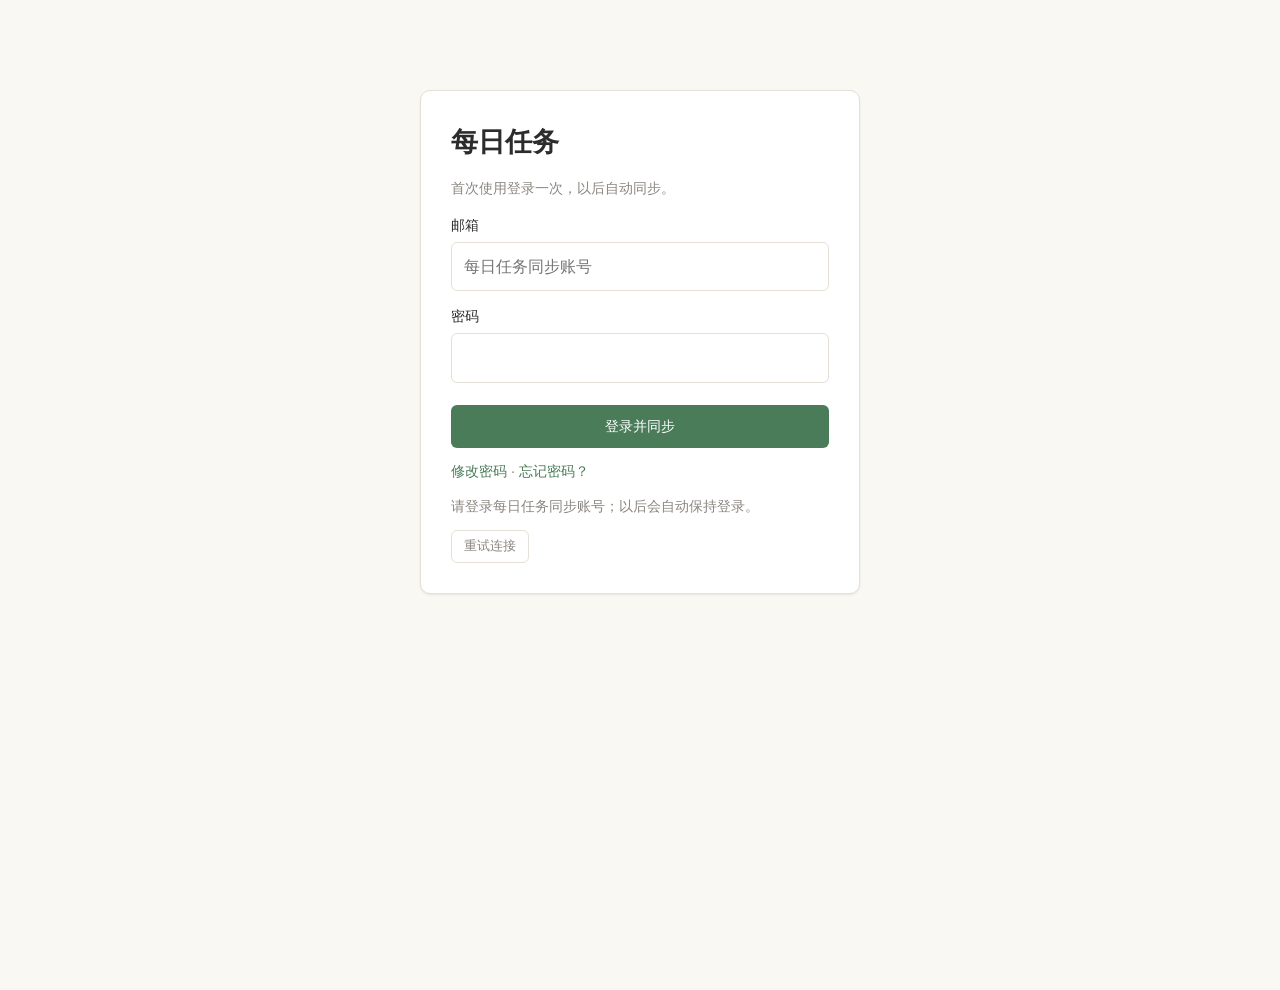
<file: index.html>
<!DOCTYPE html>
<html lang="zh-CN">
<head>
<meta charset="UTF-8">
<meta name="viewport" content="width=device-width, initial-scale=1.0">
<meta name="daily-ui-version" content="3">
<title>每日任务</title>
<link rel="stylesheet" href="https://miaoda.feishu.cn/fonts/css2?family=Noto+Serif+SC:wght@400;600;700;900&family=Noto+Sans+SC:wght@300;400;500;700&display=swap">
<link rel="stylesheet" href="style.css?v=cfdf697ea65b">
<link rel="stylesheet" href="cloud.css?v=cea0d1df8b51">
<link rel="stylesheet" href="account.css?v=56ca3b44415b"><script id="account-recovery-redirect">
(function(){var h=new URLSearchParams(location.hash.slice(1)),q=new URLSearchParams(location.search);
if(h.get('type')==='recovery'||h.has('error')||h.has('error_code')||q.has('error')||q.has('error_code')){
window.__ACCOUNT_REDIRECT__=true;document.documentElement.style.visibility='hidden';
location.replace(new URL('account.html',location.href).pathname+location.search+location.hash);
}})();
</script></head>
<body>
<section id="cloud-auth" class="cloud-auth" aria-labelledby="cloud-auth-title">
  <h1 id="cloud-auth-title">每日任务</h1>
  <p>首次使用登录一次，以后自动同步。</p>
  <form id="cloud-login-form">
    <label for="cloud-email">邮箱</label>
    <input id="cloud-email" type="email" autocomplete="username" placeholder="每日任务同步账号" required>
    <label for="cloud-password">密码</label>
    <input id="cloud-password" type="password" autocomplete="current-password" required>
    <button class="add-task-btn" type="submit">登录并同步</button>
  </form>
  <p class="account-links"><a class="account-link" id="change-password-link" href="account.html" target="_blank" rel="noopener">修改密码</a> · <a class="account-link" id="forgot-password-link" href="account.html?mode=forgot">忘记密码？</a></p>
  <p id="cloud-auth-message" role="status" aria-live="polite">正在恢复登录状态…</p>
  <button id="cloud-retry" type="button" class="history-today-btn">重试连接</button>
</section>
<div id="daily-app" hidden>

<div class="app-container">
  <header class="app-header">
    <h1 class="app-title">每日任务</h1>
    <div style="display:flex;align-items:center;gap:8px;">
      <nav class="nav-tabs">
        <button class="nav-tab active" data-route="today">待办</button>
        <button class="nav-tab" data-route="monthly">每月</button>
        <button class="nav-tab" data-route="stats">签到</button>
      </nav>
      <button class="data-btn" id="data-btn" title="数据备份与恢复">
        <svg viewBox="0 0 24 24" width="16" height="16" stroke="currentColor" stroke-width="2" fill="none" stroke-linecap="round" stroke-linejoin="round"><ellipse cx="12" cy="5" rx="9" ry="3"></ellipse><path d="M21 12c0 1.66-4 3-9 3s-9-1.34-9-3"></path><path d="M3 5v14c0 1.66 4 3 9 3s9-1.34 9-3V5"></path></svg>
      </button>
    </div>
  </header>
  <div class="cloud-toolbar">
    <span id="cloud-account"></span>
    <span id="cloud-status" role="status" aria-live="polite">正在连接…</span>
    <button id="cloud-sync-now" type="button" class="history-today-btn">同步</button>
    <button id="cloud-sign-out" type="button" class="history-today-btn">退出</button>
  </div>

  <div class="data-panel" id="data-panel" style="display:none;">
    <div class="data-panel-title">数据管理</div>
    <div class="data-panel-desc">任务会自动保存到本机并同步至云端。首次迁移：在原网页导出 JSON，再在这里导入；备份文件无需上传 GitHub。</div>
    <div class="data-panel-actions">
      <button class="data-panel-btn" id="export-btn">
        <svg viewBox="0 0 24 24" width="14" height="14" stroke="currentColor" stroke-width="2" fill="none" stroke-linecap="round" stroke-linejoin="round"><path d="M21 15v4a2 2 0 0 1-2 2H5a2 2 0 0 1-2-2v-4"></path><polyline points="7 10 12 15 17 10"></polyline><line x1="12" y1="15" x2="12" y2="3"></line></svg>
        导出备份
      </button>
      <button class="data-panel-btn" id="import-btn">
        <svg viewBox="0 0 24 24" width="14" height="14" stroke="currentColor" stroke-width="2" fill="none" stroke-linecap="round" stroke-linejoin="round"><path d="M21 15v4a2 2 0 0 1-2 2H5a2 2 0 0 1-2-2v-4"></path><polyline points="17 8 12 3 7 8"></polyline><line x1="12" y1="3" x2="12" y2="15"></line></svg>
        导入恢复
      </button>
      <button class="data-panel-btn data-panel-btn-danger" id="clear-btn">
        <svg viewBox="0 0 24 24" width="14" height="14" stroke="currentColor" stroke-width="2" fill="none" stroke-linecap="round" stroke-linejoin="round"><polyline points="3 6 5 6 21 6"></polyline><path d="M19 6v14a2 2 0 0 1-2 2H7a2 2 0 0 1-2-2V6m3 0V4a2 2 0 0 1 2-2h4a2 2 0 0 1 2 2v2"></path></svg>
        清空数据
      </button>
    </div>
    <input type="file" id="import-file" accept=".json" style="display:none;">
  </div>

  <!-- 待办：临时任务与无日期计划 -->
  <section class="view active" id="view-today">
    <div class="today-header">
      <h2 class="today-title">待办</h2>
      <p class="today-description">临时插入的事，现在处理；有空再做的事，留在计划里。</p>
      <div class="today-date-line"><span id="today-date"></span><span id="today-weekday"></span></div>
      <div class="today-progress-bar"><div class="today-progress-fill" id="today-progress-fill" style="width:0%"></div></div>
      <div class="today-progress-text" id="today-progress-text">还没有任务，添加一个开始吧</div>
    </div>
    <div class="today-todo-columns">
      <section class="today-todo-panel" aria-labelledby="scheduled-title">
        <div class="planned-heading"><h2 class="section-title" id="scheduled-title">临时任务</h2><span id="temporary-task-count" aria-live="polite"></span></div>
        <p class="today-todo-note">默认安排在今天，自动加入每月任务并优先显示</p>
        <form class="add-task-form" id="add-temporary-form">
          <input type="text" class="add-task-input" id="add-temporary-input" aria-label="新增临时任务" placeholder="记下临时要处理的事" maxlength="50" required>
          <button type="submit" class="add-task-btn">添加</button>
        </form>
        <ul class="task-list" id="today-scheduled-list"></ul>
      </section>
      <section class="today-todo-panel planned-panel" aria-labelledby="planned-title">
        <div class="planned-heading"><h2 class="section-title" id="planned-title">计划待办</h2><span id="planned-task-count" aria-live="polite"></span></div>
        <p class="today-todo-note">不设日期，有空再做</p>
        <form class="add-task-form" id="add-planned-form">
          <input type="text" class="add-task-input" id="add-planned-input" aria-label="新增计划待办" placeholder="记下之后想做的事" maxlength="50" required>
          <button type="submit" class="add-task-btn">添加</button>
        </form>
        <ul class="task-list" id="planned-task-list"></ul>
      </section>
    </div>
    <h2 class="section-title">其他逾期任务</h2><ul class="task-list" id="today-overdue-list"></ul>
  </section>

  <!-- 每月 -->
  <section class="view" id="view-monthly">
    <div class="monthly-header">
      <div class="monthly-title-large">每月任务</div>
      <div class="month-nav">
        <button class="month-nav-btn" id="prev-month-btn" aria-label="向上翻一周" title="向上翻一周">
          <svg viewBox="0 0 24 24"><polyline points="18 15 12 9 6 15"></polyline></svg>
        </button>
        <button type="button" class="history-today-btn" id="calendar-today-btn">回到今天</button><span class="month-label" id="month-label" title="点击回到今天" style="cursor:pointer;"></span>
        <button class="month-nav-btn" id="next-month-btn" aria-label="向下翻一周" title="向下翻一周">
          <svg viewBox="0 0 24 24"><polyline points="6 9 12 15 18 9"></polyline></svg>
        </button>
      </div>
    </div>

    <div class="monthly-layout-new">
      <!-- 左上：日历 -->
      <div class="monthly-panel calendar-panel">
        <div class="calendar-with-weeks" id="calendar-with-weeks"></div>
      </div>

      <!-- 添加任务（日历下方） -->
      <div class="add-form-panel"><div id="add-date-label" class="monthly-panel-subtitle"></div>
        <form class="add-task-form" id="add-monthly-form" style="flex-wrap:wrap;margin-bottom:0;">
          <input type="text" class="add-task-input" id="add-monthly-input" placeholder="添加任务到当前选中的日期" maxlength="50">
          <div class="tag-selector-wrap">
            <button type="button" class="tag-selector-btn" id="tag-selector-btn">
              <span class="tag-selector-label">无标签</span>
              <svg viewBox="0 0 24 24" width="12" height="12" stroke="currentColor" stroke-width="2" fill="none"><polyline points="6 9 12 15 18 9"></polyline></svg>
            </button>
            <button type="button" class="tag-manage-btn" id="tag-manage-btn" title="管理标签">
              <svg viewBox="0 0 24 24" width="14" height="14" stroke="currentColor" stroke-width="2" fill="none"><circle cx="12" cy="12" r="3"></circle><path d="M19.4 15a1.65 1.65 0 0 0 .33 1.82l.06.06a2 2 0 0 1-2.83 2.83l-.06-.06a1.65 1.65 0 0 0-1.82-.33 1.65 1.65 0 0 0-1 1.51V21a2 2 0 0 1-4 0v-.09A1.65 1.65 0 0 0 9 19.4a1.65 1.65 0 0 0-1.82.33l-.06.06a2 2 0 0 1-2.83-2.83l.06-.06a1.65 1.65 0 0 0 .33-1.82 1.65 1.65 0 0 0-1.51-1H3a2 2 0 0 1 0-4h.09A1.65 1.65 0 0 0 4.6 9a1.65 1.65 0 0 0-.33-1.82l-.06-.06a2 2 0 0 1 2.83-2.83l.06.06a1.65 1.65 0 0 0 1.82.33H9a1.65 1.65 0 0 0 1-1.51V3a2 2 0 0 1 4 0v.09a1.65 1.65 0 0 0 1 1.51 1.65 1.65 0 0 0 1.82-.33l.06-.06a2 2 0 0 1 2.83 2.83l-.06.06a1.65 1.65 0 0 0-.33 1.82V9a1.65 1.65 0 0 0 1.51 1H21a2 2 0 0 1 0 4h-.09a1.65 1.65 0 0 0-1.51 1z"></path></svg>
            </button>
            <div class="tag-dropdown" id="tag-dropdown" style="display:none;"></div>
            <div class="tag-manage-panel" id="tag-manage-panel" style="display:none;"></div>
          </div>
          <button type="submit" class="add-task-btn">添加</button>
        </form>
      </div>

      <!-- 左下：某天任务 -->
      <div class="monthly-panel day-panel">
        <div class="monthly-panel-title" id="day-panel-title">当天任务</div>
        <div class="monthly-panel-subtitle" id="day-panel-subtitle"></div>
        <ul class="task-list" id="monthly-task-list" style="margin-bottom:0;"></ul>
      </div>

      <!-- 右侧：周任务（跨两行） -->
      <div class="monthly-panel week-panel">
        <div class="monthly-panel-title" id="week-panel-title">本周任务</div>
        <div class="monthly-panel-subtitle" id="week-panel-subtitle"></div>
        <ul class="task-list" id="week-task-list" style="margin-bottom:0;"></ul>
      </div>
    </div>

    <div class="calendar-color-legend" aria-label="日期颜色说明">
      <span><i style="background:#FFFBEB" aria-hidden="true"></i>作业未全部完成（左侧）</span>
      <span><i style="background:#F0FAF0" aria-hidden="true"></i>作业全部完成（左侧）</span>
      <span><i style="background:#FFF0F0" aria-hidden="true"></i>考试未全部完成（右侧）</span>
      <span><i style="background:#F0F5FF" aria-hidden="true"></i>考试全部完成（右侧）</span>
    </div>
    <div class="monthly-hint">每个圆点代表一项任务，颜色跟随标签；无标签为灰色，临时任务不显示圆点。日历保留记过任务的日期，可上下滚动查看；点击日期查看当天任务，添加的任务归到所选日期。</div>
  </section>

  <!-- 签到：仅统计每日习惯 -->
  <section class="view" id="view-stats">
    <div class="stats-header">
      <h2 class="stats-title">签到</h2>
      <div class="month-nav">
        <button class="month-nav-btn" id="prev-month-stats" aria-label="上一月">
          <svg viewBox="0 0 24 24"><polyline points="15 18 9 12 15 6"></polyline></svg>
        </button>
        <span class="month-label" id="stats-month-label"></span>
        <button class="month-nav-btn" id="next-month-stats" aria-label="下一月">
          <svg viewBox="0 0 24 24"><polyline points="9 18 15 12 9 6"></polyline></svg>
        </button>
      </div>
    </div>
    <div class="checkin-layout">
      <section class="checkin-trend" aria-labelledby="habit-trend-title">
        <div class="checkin-card-header">
          <div><h3 class="section-title" id="habit-trend-title">习惯完成趋势</h3><p class="checkin-note">每天完成的每日习惯数量</p></div>
          <span class="checkin-unit">单位：项</span>
        </div>
        <div class="stats-overview" id="stats-overview"></div>
        <div class="habit-chart" id="habit-chart" aria-label="本月每日习惯完成数量柱状图"></div>
        <p class="habit-chart-detail" id="habit-chart-detail"></p>
        <details class="habit-breakdown">
          <summary>各习惯本月完成情况</summary>
          <div id="task-stats-list"></div>
        </details>
      </section>
      <section class="habit-manager" aria-labelledby="habit-manager-title">
        <div class="checkin-card-header"><h3 class="section-title" id="habit-manager-title">管理每日习惯</h3><span class="checkin-note" id="habit-manager-count"></span></div>
        <p class="checkin-note habit-manager-note">添加、修改或调整顺序。删除后不再每日出现，历史打卡仍保留。</p>
        <form class="add-task-form" id="add-task-form">
          <input type="text" class="add-task-input" id="add-task-input" aria-label="新增每日习惯" placeholder="添加每日习惯，例如：阅读30分钟" maxlength="50" required>
          <button type="submit" class="add-task-btn">添加</button>
        </form>
        <ul class="task-list" id="task-list"></ul>
      </section>
      <aside class="checkin-daily" aria-label="签到记录与日常任务">
        <section class="heatmap-section" aria-labelledby="checkin-heatmap-title">
          <div class="checkin-card-header"><h3 class="section-title" id="checkin-heatmap-title">签到记录</h3><span class="checkin-note" id="heatmap-range"></span></div>
          <div class="heatmap-grid" id="heatmap-grid" aria-label="本月签到热力图"></div>
          <div class="heatmap-legend" aria-label="颜色越深，完成的习惯越多">
            <span>少</span>
            <span class="heatmap-legend-cell"></span>
            <span class="heatmap-legend-cell level-1"></span>
            <span class="heatmap-legend-cell level-2"></span>
            <span class="heatmap-legend-cell level-3"></span>
            <span class="heatmap-legend-cell level-4"></span>
            <span>多</span>
          </div>
        </section>
        <section class="history-section" aria-labelledby="checkin-habits-title">
          <h3 class="section-title" id="checkin-habits-title">日常任务</h3>
          <div class="history-date-row">
            <input type="date" class="history-date-input" id="history-date-input" aria-label="选择签到日期">
            <button type="button" class="history-today-btn" id="history-today-btn">今天</button>
          </div>
          <div class="history-summary" id="history-summary" role="status" aria-live="polite"></div>
          <ul class="task-list checkin-habits" id="history-task-list"></ul>
          <p class="history-hint">点击热力图或柱状图切换日期，可补签或取消完成。</p>
        </section>
      </aside>
    </div>
  </section>
</div>

<div class="save-bar"><span id="save-status" role="status" aria-live="polite">正在读取云端记录</span><button id="undo-btn" class="history-today-btn" hidden>撤销上次删除／归档</button></div><dialog id="copy-dialog" class="copy-dialog" aria-labelledby="copy-title" aria-describedby="copy-note">
  <form id="copy-form">
    <h2 id="copy-title">复制任务</h2>
    <p id="copy-task-name" class="copy-name"></p>
    <p id="copy-note" class="copy-note"></p>
    <div class="copy-date-heading"><span>目标日期 · 可多选</span><div class="copy-shortcuts">
      <button type="button" data-copy-offset="0">今天</button>
      <button type="button" data-copy-offset="1">明天</button>
      <button type="button" data-copy-offset="7">一周后</button>
    </div></div>
    <div class="copy-calendar-panel">
      <div class="copy-calendar-toolbar">
        <button id="copy-prev-month" type="button" aria-label="复制日历上个月">‹</button>
        <span id="copy-month-label" aria-live="polite"></span>
        <button id="copy-next-month" type="button" aria-label="复制日历下个月">›</button>
      </div>
      <div class="copy-weekdays" aria-hidden="true"><span>一</span><span>二</span><span>三</span><span>四</span><span>五</span><span>六</span><span>日</span></div>
      <div id="copy-calendar" class="copy-calendar-grid" role="group" aria-labelledby="copy-month-label"></div>
    </div>
    <div class="copy-selection-heading"><span id="copy-selected-count" role="status" aria-live="polite"></span><button id="copy-clear-dates" type="button">清空选择</button></div>
    <div id="copy-selected-dates" class="copy-selected-dates" role="group" aria-label="已选日期"></div>
    <p class="copy-result-note">每个日期生成一份，复制后查看最早所选日期。</p>
    <p id="copy-error" class="copy-error" role="alert"></p>
    <div class="copy-dialog-actions">
      <button id="copy-cancel" type="button" class="history-today-btn">取消</button>
      <button id="copy-submit" type="submit" class="add-task-btn">复制并查看</button>
    </div>
  </form>
</dialog>
</div>
<dialog id="cloud-conflict" class="copy-dialog cloud-conflict" aria-labelledby="cloud-conflict-title">
  <h2 id="cloud-conflict-title">有内容被同时修改</h2>
  <p>互不冲突的修改会一起保留。请为下面的冲突内容选择保留哪一边。</p>
  <ul id="cloud-conflict-list"></ul>
  <div class="copy-dialog-actions">
    <button id="cloud-conflict-export" type="button" class="history-today-btn">导出本机备份</button>
    <button id="cloud-keep-remote" type="button" class="history-today-btn">保留云端冲突内容</button>
    <button id="cloud-keep-local" type="button" class="add-task-btn">保留本机冲突内容</button>
  </div>
</dialog>
<noscript>请开启浏览器 JavaScript 后使用每日任务。</noscript>
<script src="supabase-2.118.0.js?v=ee3be8de192b"></script>
<script src="cloud-config.js?v=daa825e32416"></script>
<script src="daily-sync.js?v=605367e14582"></script>
<script src="app.js?v=409672292ff1"></script>
<script src="cloud-ui.js?v=6bb440463047"></script>

</body>
</html>
</file>
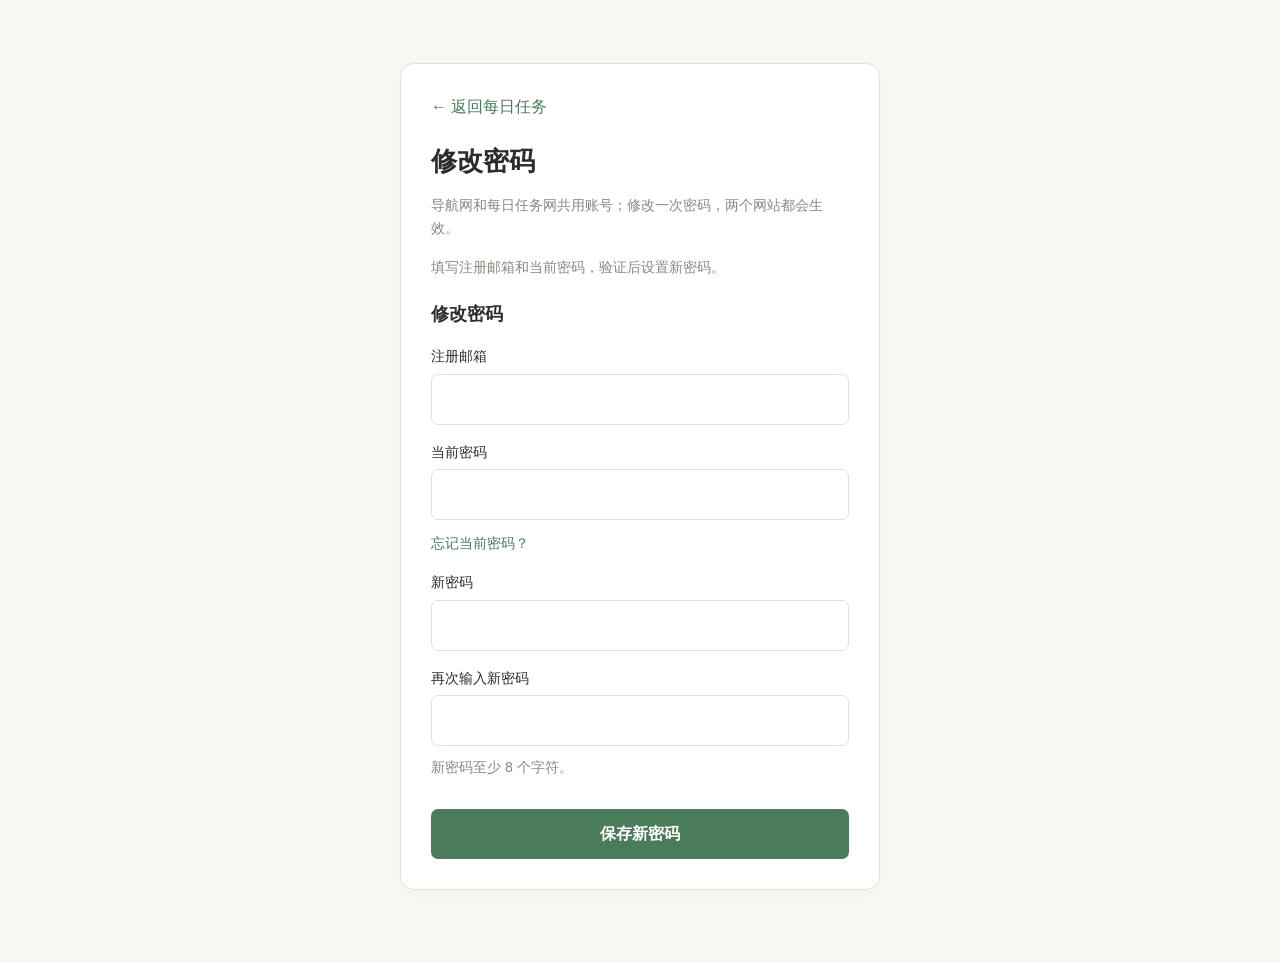
<file: account.html>
<!doctype html>
<html lang="zh-CN">
<head>
  <meta charset="utf-8">
  <meta name="viewport" content="width=device-width,initial-scale=1">
  <meta name="referrer" content="no-referrer">
  <title>账号与密码 · 每日任务</title>
  <link rel="stylesheet" href="style.css">
  <link rel="stylesheet" href="account.css">
</head>
<body class="account-page">
  <main class="account-card">
    <a class="account-back" id="account-home" href="index.html">← 返回每日任务</a>
    <h1 id="account-title">账号与密码</h1>
    <p class="account-description">导航网和每日任务网共用账号；修改一次密码，两个网站都会生效。</p>
    <p id="account-message" class="account-message" role="status" aria-live="polite">正在检查登录状态…</p>
    <section id="account-request-section" hidden aria-labelledby="account-request-title">
      <h2 id="account-request-title">找回密码</h2>
      <p class="account-description">填写注册时使用的邮箱，打开邮件中的链接设置新密码。</p>
      <form id="account-request-form">
        <label for="account-email">注册邮箱</label>
        <input id="account-email" type="email" autocomplete="username" required>
        <button class="account-button" id="account-send" type="submit">发送重置邮件</button>
      </form>
    </section>
    <section id="account-change-section" hidden aria-labelledby="account-change-title">
      <h2 id="account-change-title">修改密码</h2>
      <p id="account-user" class="account-user"></p>
      <form id="account-change-form">
        <div id="account-change-email-wrap" hidden>
          <label for="account-change-email">注册邮箱</label>
          <input id="account-change-email" type="email" autocomplete="username">
        </div>
        <div id="account-current-wrap">
          <label for="account-current">当前密码</label>
          <input id="account-current" type="password" autocomplete="current-password" required>
          <p class="account-links"><a class="account-link" href="account.html?mode=forgot">忘记当前密码？</a></p>
        </div>
        <label for="account-new">新密码</label>
        <input id="account-new" type="password" autocomplete="new-password" minlength="8" maxlength="128" required>
        <label for="account-confirm">再次输入新密码</label>
        <input id="account-confirm" type="password" autocomplete="new-password" minlength="8" maxlength="128" required>
        <p class="account-description">新密码至少 8 个字符。</p>
        <div id="account-nonce-wrap" hidden>
          <label for="account-nonce">邮箱验证码</label>
          <input id="account-nonce" type="text" inputmode="numeric" autocomplete="one-time-code" maxlength="12">
        </div>
        <button class="account-button" id="account-save" type="submit">保存新密码</button>
      </form>
    </section>
    <p id="account-complete" hidden><a class="account-button" href="index.html">返回每日任务</a></p>
    <button id="account-retry" class="account-button secondary" type="button" hidden>重新检查登录状态</button>
  </main>
  <noscript>请开启浏览器 JavaScript 后管理密码。</noscript>
  <script>window.ACCOUNT_SITE = {"title":"每日任务","storageKey":"daily-checkin-auth-v1"};</script>
  <script src="supabase-2.118.0.js"></script>
  <script src="cloud-config.js"></script>
  <script src="account.js"></script>
</body>
</html>
</file>
<file: style.css>
*, *::before, *::after { box-sizing: border-box; margin: 0; padding: 0; }

:root {
  --bg: #FAF8F3;
  --card: #FFFFFF;
  --text-primary: #2C2C2C;
  --text-secondary: #8B8680;
  --text-muted: #B5B0A8;
  --accent: #4A7C59;
  --accent-light: #E8F0E9;
  --accent-hover: #3D6B4A;
  --border: #E5E0D8;
  --border-light: #EFEBE3;
  --danger: #B85C5C;
  --shadow: 0 1px 3px rgba(44,44,44,0.06), 0 1px 2px rgba(44,44,44,0.04);
  --shadow-md: 0 4px 12px rgba(44,44,44,0.08);
  --radius: 10px;
  --radius-sm: 6px;
  --font-serif: 'Noto Serif SC', 'Songti SC', 'SimSun', serif;
  --font-sans: 'Noto Sans SC', -apple-system, BlinkMacSystemFont, 'Segoe UI', sans-serif;
}

html { font-size: 16px; }
body {
  font-family: var(--font-sans);
  background: var(--bg);
  color: var(--text-primary);
  min-height: 100vh;
  line-height: 1.6;
  -webkit-font-smoothing: antialiased;
}

.app-container { max-width: 1200px; margin: 0 auto; padding: 32px 24px 140px; }

.app-header {
  display: flex; align-items: center; justify-content: space-between;
  margin-bottom: 36px; padding-bottom: 20px; border-bottom: 1px solid var(--border);
}
.app-title { font-family: var(--font-serif); font-size: 1.6rem; font-weight: 700; letter-spacing: 0.02em; }

.nav-tabs {
  display: flex; gap: 4px; background: var(--card); border: 1px solid var(--border);
  border-radius: var(--radius-sm); padding: 3px;
}
.nav-tab {
  font-family: var(--font-sans); font-size: 0.85rem; font-weight: 500;
  padding: 6px 16px; border: none; background: transparent; color: var(--text-secondary);
  border-radius: 4px; cursor: pointer; transition: all 0.2s ease;
}
.nav-tab:hover { color: var(--text-primary); }
.nav-tab.active { background: var(--accent); color: #fff; }

.data-btn {
  width: 34px; height: 34px; border: 1px solid var(--border); background: var(--card);
  border-radius: var(--radius-sm); cursor: pointer; display: flex; align-items: center;
  justify-content: center; color: var(--text-secondary); transition: all 0.2s ease; flex-shrink: 0;
}
.data-btn:hover { border-color: var(--accent); color: var(--accent); }
.data-btn.active { background: var(--accent); border-color: var(--accent); color: #fff; }

.data-panel {
  background: var(--card); border: 1px solid var(--border); border-radius: var(--radius);
  padding: 18px 20px; margin-bottom: 24px; box-shadow: var(--shadow);
}
.data-panel-title { font-family: var(--font-serif); font-size: 1rem; font-weight: 600; margin-bottom: 6px; }
.data-panel-desc { font-size: 0.8rem; color: var(--text-secondary); margin-bottom: 14px; line-height: 1.6; }
.data-panel-actions { display: flex; gap: 10px; flex-wrap: wrap; }
.data-panel-btn {
  font-family: var(--font-sans); font-size: 0.82rem; font-weight: 500; padding: 8px 14px;
  border: 1px solid var(--border); background: var(--card); color: var(--text-primary);
  border-radius: var(--radius-sm); cursor: pointer; display: flex; align-items: center;
  gap: 6px; transition: all 0.2s ease;
}
.data-panel-btn:hover { border-color: var(--accent); color: var(--accent); }
.data-panel-btn-danger:hover { border-color: var(--danger); color: var(--danger); }

.view { display: none; }
.view.active { display: block; animation: fadeIn 0.25s ease; }
@keyframes fadeIn { from { opacity: 0; transform: translateY(6px); } to { opacity: 1; transform: translateY(0); } }

/* 今日视图 */
.today-header { margin-bottom: 28px; }
.today-title { font-family: var(--font-serif); font-size: 1.8rem; font-weight: 700; }
.today-description { color: var(--text-secondary); font-size: .85rem; margin: 4px 0 10px; }
.today-date-line { display: flex; gap: 12px; flex-wrap: wrap; font-size: .8rem; color: var(--text-secondary); }
.today-date { font-family: var(--font-serif); font-size: 2rem; font-weight: 700; margin-bottom: 4px; }
.today-weekday { font-size: 0.9rem; color: var(--text-secondary); }
.today-progress-bar { margin-top: 16px; height: 6px; background: var(--border-light); border-radius: 3px; overflow: hidden; }
.today-progress-fill { height: 100%; background: var(--accent); border-radius: 3px; transition: width 0.4s ease; }
.today-progress-text { margin-top: 8px; font-size: 0.8rem; color: var(--text-secondary); }

/* 每月视图 */
.monthly-header { margin-bottom: 16px; display: flex; align-items: center; justify-content: space-between; }
.monthly-title-large { font-family: var(--font-serif); font-size: 1.8rem; font-weight: 700; }
.month-nav { display: flex; align-items: center; gap: 8px; }
.month-nav-btn {
  width: 32px; height: 32px; border: 1px solid var(--border); background: var(--card);
  border-radius: var(--radius-sm); cursor: pointer; display: flex; align-items: center;
  justify-content: center; color: var(--text-secondary); transition: all 0.2s ease;
}
.month-nav-btn:hover { border-color: var(--accent); color: var(--accent); }
.month-nav-btn svg { width: 16px; height: 16px; stroke: currentColor; stroke-width: 2; fill: none; stroke-linecap: round; stroke-linejoin: round; }
.month-label { font-family: var(--font-serif); font-size: 1.1rem; font-weight: 600; min-width: 100px; text-align: center; }

/* 日历网格 */
.calendar-weekdays {
  display: grid; grid-template-columns: repeat(7, 1fr); gap: 4px; margin-bottom: 6px;
}
.calendar-weekday-label {
  font-size: 0.75rem; color: var(--text-muted); text-align: center; padding: 4px 0; font-weight: 500;
}
.calendar-grid {
  display: grid; grid-template-columns: repeat(7, 1fr); gap: 4px; margin-bottom: 20px;
}
.calendar-cell {
  aspect-ratio: 1; border: 1px solid var(--border); background: var(--card);
  border-radius: var(--radius-sm); cursor: pointer; display: flex; flex-direction: column;
  align-items: center; justify-content: center; gap: 2px; transition: all 0.15s ease;
  position: relative; padding: 2px;
}
.calendar-cell:hover { border-color: var(--accent); transform: translateY(-1px); }
.calendar-cell.other-month { background: transparent; border-color: transparent; color: var(--text-muted); opacity: 0.4; cursor: default; }
.calendar-cell.other-month:hover { transform: none; border-color: transparent; }
.calendar-cell.today { border-color: var(--accent); border-width: 2px; }
.calendar-cell.selected { background: var(--accent); border-color: var(--accent); color: #fff; box-shadow: var(--shadow-md); }
.calendar-cell.selected .calendar-day-num { color: #fff; }
.calendar-cell.selected .calendar-dot { background: #fff; }
.calendar-day-num { font-size: 0.85rem; font-weight: 500; color: var(--text-primary); line-height: 1; }
.calendar-dot {
  width: 5px; height: 5px; border-radius: 50%; background: var(--accent);
}
.calendar-cell.other-month .calendar-dot { display: none; }

/* 作业日期标记 */
.calendar-cell.homework-pending:not(.selected) {
  border-color: #B85C5C;
  background: #FDF0F0;
}
.calendar-cell.homework-pending:not(.selected) .calendar-day-num {
  color: #B85C5C;
  font-weight: 700;
}
.calendar-cell.homework-done:not(.selected) {
  border-color: #4A7C9E;
  background: #F0F5FA;
}
.calendar-cell.homework-done:not(.selected) .calendar-day-num {
  color: #4A7C9E;
  font-weight: 700;
}

/* 任务类别标签 */
.task-badge {
  display: inline-block;
  font-size: 0.65rem;
  padding: 1px 6px;
  border-radius: 3px;
  margin-right: 6px;
  font-weight: 500;
  vertical-align: middle;
  line-height: 1.6;
}
.task-badge.homework {
  background: #FDF0F0;
  color: #B85C5C;
  border: 1px solid #F0D0D0;
}
.task-badge.makeup {
  background: #EDF7ED;
  color: #3D8B3D;
  border: 1px solid #C8E6C8;
}
.task-badge.date-badge {
  background: transparent;
  color: var(--text-muted);
  border: 1px solid var(--border-light);
}
.task-badge.overdue {
  background: #FDF3E7;
  color: #B06A1F;
  border: 1px solid #F3D9B4;
}

/* 添加任务类别选择 */
/* 自定义标签选择器 */
.tag-selector-wrap { position: relative; display: inline-flex; align-items: center; gap: 4px; }
.tag-selector-btn {
  display: inline-flex; align-items: center; gap: 5px;
  padding: 5px 10px; border: 1px solid var(--border); border-radius: 6px;
  background: var(--card); cursor: pointer; font-size: 0.8rem; color: var(--text-secondary);
  transition: border-color 0.15s;
}
.tag-selector-btn:hover { border-color: var(--accent); }
.tag-selector-label { font-weight: 500; }
.tag-manage-btn {
  display: inline-flex; align-items: center; justify-content: center;
  width: 28px; height: 28px; border: 1px solid var(--border); border-radius: 6px;
  background: var(--card); cursor: pointer; color: var(--text-secondary);
  transition: all 0.15s;
}
.tag-manage-btn:hover { border-color: var(--accent); color: var(--accent); }
.tag-dropdown, .tag-manage-panel {
  position: absolute; top: calc(100% + 4px); left: 0; z-index: 100;
  background: var(--card); border: 1px solid var(--border); border-radius: 8px;
  box-shadow: var(--shadow-md); padding: 6px; min-width: 140px; max-height: 260px; overflow-y: auto;
}
.tag-manage-panel { left: auto; right: 0; min-width: 200px; }
.tag-dropdown-item {
  display: flex; align-items: center; gap: 6px; padding: 6px 10px;
  border-radius: 5px; cursor: pointer; font-size: 0.82rem; color: var(--text-primary);
}
.tag-dropdown-item:hover { background: var(--accent-light); }
.tag-dropdown-item.active { background: var(--accent-light); color: var(--accent); font-weight: 500; }
.tag-dot { display: inline-block; width: 8px; height: 8px; border-radius: 50%; flex-shrink: 0; }
.tag-manage-row {
  display: flex; align-items: center; gap: 6px; padding: 5px 4px;
  border-bottom: 1px solid var(--border-light);
}
.tag-manage-name { flex: 1; font-size: 0.82rem; color: var(--text-primary); overflow: hidden; text-overflow: ellipsis; white-space: nowrap; }
.tag-manage-btn-sm {
  width: 22px; height: 22px; border: 1px solid var(--border-light); border-radius: 4px;
  background: var(--card); cursor: pointer; font-size: 0.7rem; color: var(--text-secondary);
  display: inline-flex; align-items: center; justify-content: center; line-height: 1;
}
.tag-manage-btn-sm:hover:not(:disabled) { border-color: var(--accent); color: var(--accent); }
.tag-manage-btn-sm:disabled { opacity: 0.3; cursor: default; }
.tag-delete:hover:not(:disabled) { border-color: #C0392B; color: #C0392B; }
.tag-manage-add-row { display: flex; gap: 6px; padding: 8px 4px 2px; }
.tag-manage-input {
  flex: 1; padding: 5px 8px; border: 1px solid var(--border); border-radius: 5px;
  font-size: 0.8rem; background: var(--bg); color: var(--text-primary); outline: none;
}
.tag-manage-input:focus { border-color: var(--accent); }
.tag-manage-add-btn {
  padding: 5px 12px; border: none; border-radius: 5px; background: var(--accent);
  color: #fff; font-size: 0.8rem; cursor: pointer; white-space: nowrap;
}
.tag-manage-add-btn:hover { opacity: 0.9; }
.task-badge.custom-tag { border: 1px solid; }

.add-task-category {
  display: flex;
  align-items: center;
  gap: 4px;
  font-size: 0.8rem;
  color: var(--text-secondary);
  cursor: pointer;
  user-select: none;
  white-space: nowrap;
}
.add-task-category input { cursor: pointer; width: 14px; height: 14px; }
.add-task-category.checked { color: #B85C5C; font-weight: 500; }
#add-monthly-makeup-label.checked { color: #3D8B3D; font-weight: 500; }

.monthly-day-title {
  font-family: var(--font-serif); font-size: 1.1rem; font-weight: 600; margin-bottom: 8px;
}
.monthly-progress-bar { height: 6px; background: var(--border-light); border-radius: 3px; overflow: hidden; }
.monthly-progress-fill { height: 100%; background: var(--accent); border-radius: 3px; transition: width 0.4s ease; }
.monthly-progress-text { margin-top: 6px; font-size: 0.8rem; color: var(--text-secondary); margin-bottom: 16px; }
.monthly-hint {
  margin-top: 12px; font-size: 0.78rem; color: var(--text-muted); background: var(--accent-light);
  padding: 8px 14px; border-radius: var(--radius-sm); line-height: 1.5;
}

/* 每月布局：左上日历、添加表单、天任务，右侧周任务一列 */
.monthly-layout-new {
  display: grid;
  grid-template-columns: 1.3fr 1fr;
  grid-template-areas:
    "calendar week"
    "addform  week"
    "daytasks week";
  gap: 14px;
  margin-bottom: 18px;
  align-items: start;
}
.calendar-panel { grid-area: calendar; }
.add-form-panel { grid-area: addform; }
.day-panel { grid-area: daytasks; }
.week-panel {
  grid-area: week;
  max-height: calc(100vh - 180px);
  overflow-y: auto;
  position: sticky;
  top: 16px;
}
.monthly-panel {
  background: var(--card);
  border: 1px solid var(--border);
  border-radius: var(--radius);
  padding: 14px;
}
.monthly-panel-title {
  font-family: var(--font-serif);
  font-size: 0.95rem;
  font-weight: 600;
  margin-bottom: 10px;
  color: var(--text-primary);
}
.monthly-panel-subtitle {
  font-size: 0.75rem;
  color: var(--text-secondary);
  margin-bottom: 8px;
}

/* 带周标签的日历 */
.calendar-with-weeks {
  display: grid;
  grid-template-columns: repeat(7, minmax(0, 1fr));
  gap: 4px;
  max-height: 480px;
  overflow-y: auto;
  padding-right: 4px;
  scrollbar-width: thin;
}
.calendar-weekday-mini {
  font-size: 0.72rem;
  color: var(--text-muted);
  text-align: center;
  padding: 4px 0;
  font-weight: 500;
  position: sticky;
  top: 0;
  z-index: 2;
  background: var(--card);
}
.calendar-month-divider {
  grid-column: 1 / -1;
  font-size: 0.72rem;
  font-weight: 600;
  color: var(--text-secondary);
  padding: 8px 2px 4px;
  border-top: 1px dashed var(--border-light);
  margin-top: 4px;
  font-family: var(--font-serif);
}
.calendar-cell-mini {
  min-width: 0;
  min-height: clamp(56px, 5.4vw, 86px);
  padding: 6px 2px;
  border: 1px solid var(--border-light);
  background: var(--card);
  border-radius: 6px;
  cursor: pointer;
  display: flex;
  flex-direction: column;
  align-items: center;
  justify-content: center;
  gap: 6px;
  transition: all 0.12s ease;
  position: relative;
}
.calendar-cell-mini:hover {
  border-color: var(--accent);
}
.calendar-cell-mini.other-month {
  opacity: 0.25;
  cursor: default;
}
.calendar-cell-mini.other-month:hover {
  border-color: var(--border-light);
}
.calendar-cell-mini.today {
  border-color: var(--accent);
  border-width: 2px;
}
.calendar-cell-mini.selected {
  background: var(--accent);
  border-color: var(--accent);
  color: #fff;
}
.calendar-cell-mini.selected .calendar-day-num-mini {
  color: #fff;
}
.calendar-cell-mini.homework-pending:not(.selected) {
  border-color: #E8C84A;
  background: #FFFBEB;
}
.calendar-cell-mini.homework-pending:not(.selected) .calendar-day-num-mini {
  color: #9A7B0A;
}
.calendar-cell-mini.homework-done:not(.selected) {
  border-color: #9AC99A;
  background: #F0FAF0;
}
.calendar-cell-mini.homework-done:not(.selected) .calendar-day-num-mini {
  color: #2D6A2D;
}
.calendar-cell-mini.exam-pending:not(.selected) {
  border-color: #E0A0A0;
  background: #FFF0F0;
}
.calendar-cell-mini.exam-pending:not(.selected) .calendar-day-num-mini {
  color: #A04040;
}
.calendar-cell-mini.exam-done:not(.selected) {
  border-color: #A0B8E0;
  background: #F0F5FF;
}
.calendar-cell-mini.exam-done:not(.selected) .calendar-day-num-mini {
  color: #3A5A9E;
}
.calendar-day-num-mini {
  font-size: 0.82rem;
  font-weight: 500;
  color: var(--text-primary);
  line-height: 1;
}
.calendar-dot-mini {
  width: 5px;
  height: 5px;
  flex: 0 0 5px;
  border-radius: 50%;
  box-shadow: 0 0 0 1px rgba(255,255,255,.85);
}
.calendar-task-dots {
  display: flex;
  flex-wrap: wrap;
  justify-content: center;
  gap: 3px;
  width: calc(100% - 6px);
  max-width: 37px;
  flex: 0 0 auto;
  padding: 2px;
  box-sizing: content-box;
  border-radius: 4px;
}
.calendar-cell-mini.selected .calendar-task-dots {
  background: rgba(255,255,255,.9);
}
.calendar-cell-mini:focus-visible {
  outline: 2px solid var(--accent);
  outline-offset: 1px;
}

/* 周任务列表中的每日任务进度 */
.week-daily-progress {
  font-size: 0.7rem;
  color: var(--text-muted);
  margin-left: 6px;
  white-space: nowrap;
}
.week-daily-progress.all-done {
  color: var(--accent);
  font-weight: 500;
}
.week-task-source {
  font-size: 0.6rem;
  color: var(--text-muted);
  margin-left: 4px;
  padding: 1px 4px;
  border: 1px solid var(--border-light);
  border-radius: 3px;
  vertical-align: middle;
}

/* 任务列表 */
.task-list { list-style: none; display: flex; flex-direction: column; gap: 8px; margin-bottom: 24px; }
.task-item {
  display: flex; align-items: center; gap: 14px; background: var(--card);
  border: 1px solid var(--border); border-radius: var(--radius-sm); padding: 14px 16px;
  transition: all 0.2s ease; position: relative;
}
.task-item:hover { border-color: var(--accent); box-shadow: var(--shadow); }
.task-item.completed .task-name { text-decoration: line-through; color: var(--text-muted); }
.task-content { flex: 1; min-width: 0; }

.task-checkbox {
  width: 22px; height: 22px; min-width: 22px; border: 2px solid var(--border);
  border-radius: 50%; cursor: pointer; display: flex; align-items: center; justify-content: center;
  transition: all 0.2s ease; background: var(--card);
}
.task-checkbox:hover { border-color: var(--accent); }
.task-item.completed .task-checkbox { background: var(--accent); border-color: var(--accent); }
.task-checkbox svg {
  width: 12px; height: 12px; stroke: #fff; stroke-width: 3; fill: none;
  stroke-linecap: round; stroke-linejoin: round; opacity: 0; transform: scale(0.5); transition: all 0.2s ease;
}
.task-item.completed .task-checkbox svg { opacity: 1; transform: scale(1); }

.task-name {
  font-size: 0.95rem; color: var(--text-primary); transition: all 0.2s ease;
  word-break: break-word; cursor: text;
}

.task-actions {
  display: flex; align-items: center; gap: 1px; opacity: 0; transition: opacity 0.2s ease;
}
.task-item:hover .task-actions { opacity: 1; }
.task-action-btn {
  width: 26px; height: 26px; min-width: 26px; border: none; background: transparent;
  color: var(--text-muted); cursor: pointer; border-radius: 4px; display: flex;
  align-items: center; justify-content: center; transition: all 0.2s ease;
}
.task-action-btn:hover:not(:disabled) { background: var(--accent-light); color: var(--accent); }
.task-action-btn:disabled { opacity: 0.25; cursor: not-allowed; }
.task-action-btn svg {
  width: 13px; height: 13px; stroke: currentColor; stroke-width: 2; fill: none;
  stroke-linecap: round; stroke-linejoin: round;
}

.task-delete {
  width: 28px; height: 28px; min-width: 28px; border: none; background: transparent;
  color: var(--text-muted); cursor: pointer; border-radius: 4px; display: flex;
  align-items: center; justify-content: center; opacity: 0; transition: all 0.2s ease;
}
.task-item:hover .task-delete { opacity: 1; }
.task-delete:hover { background: #F5E8E8; color: var(--danger); }
.task-delete svg { width: 14px; height: 14px; stroke: currentColor; stroke-width: 2; fill: none; stroke-linecap: round; }

/* 编辑模式 */
.task-item.editing { border-color: var(--accent); box-shadow: 0 0 0 2px var(--accent-light); }
.task-name-input {
  width: 100%; font-family: var(--font-sans); font-size: 0.95rem; padding: 6px 10px;
  border: 1px solid var(--accent); border-radius: var(--radius-sm); background: var(--card);
  color: var(--text-primary); outline: none;
}
.task-name-input:focus { border-color: var(--accent); box-shadow: 0 0 0 2px var(--accent-light); }
.edit-hint { font-size: 0.68rem; color: var(--text-muted); margin-left: 6px; white-space: nowrap; }

/* 移动到菜单 - 日期选择 */
.move-menu {
  position: absolute; top: calc(100% + 4px); right: 12px; background: var(--card);
  border: 1px solid var(--border); border-radius: var(--radius-sm); box-shadow: var(--shadow-md);
  padding: 10px; z-index: 20; min-width: 240px;
}
.move-menu-header {
  display: flex; align-items: center; justify-content: space-between; margin-bottom: 8px;
}
.move-menu-label { font-size: 0.75rem; color: var(--text-muted); }
.move-menu-nav { display: flex; gap: 4px; }
.move-menu-nav-btn {
  width: 22px; height: 22px; border: 1px solid var(--border); background: var(--card);
  border-radius: 3px; cursor: pointer; display: flex; align-items: center; justify-content: center;
  color: var(--text-secondary); font-size: 0.7rem; transition: all 0.15s ease; padding: 0;
}
.move-menu-nav-btn:hover { border-color: var(--accent); color: var(--accent); }
.move-menu-month { font-size: 0.78rem; font-weight: 500; color: var(--text-primary); min-width: 70px; text-align: center; }
.move-menu-grid {
  display: grid; grid-template-columns: repeat(7, 1fr); gap: 3px;
}
.move-menu-day {
  width: 100%; aspect-ratio: 1; border: 1px solid var(--border); background: var(--card);
  border-radius: 3px; cursor: pointer; font-size: 0.72rem; font-family: var(--font-sans);
  font-weight: 500; color: var(--text-secondary); transition: all 0.15s ease;
  display: flex; align-items: center; justify-content: center; padding: 0;
}
.move-menu-day:hover { background: var(--accent); border-color: var(--accent); color: #fff; }
.move-menu-day.current { background: var(--accent-light); border-color: var(--accent); color: var(--accent); }
.move-menu-day.other-month { opacity: 0.3; cursor: default; }
.move-menu-day.other-month:hover { background: var(--card); border-color: var(--border); color: var(--text-secondary); }

/* 添加任务 */
.add-task-form { display: flex; gap: 10px; margin-bottom: 16px; }
.add-task-input {
  flex: 1; font-family: var(--font-sans); font-size: 0.9rem; padding: 12px 16px;
  border: 1px solid var(--border); border-radius: var(--radius-sm); background: var(--card);
  color: var(--text-primary); outline: none; transition: border-color 0.2s ease;
}
.add-task-input:focus { border-color: var(--accent); }
.add-task-input::placeholder { color: var(--text-muted); }
.add-task-btn {
  font-family: var(--font-sans); font-size: 0.9rem; font-weight: 500; padding: 12px 20px;
  border: none; background: var(--accent); color: #fff; border-radius: var(--radius-sm);
  cursor: pointer; transition: background 0.2s ease; white-space: nowrap;
}
.add-task-btn:hover { background: var(--accent-hover); }

.empty-state { text-align: center; padding: 48px 24px; color: var(--text-secondary); }
.empty-state-icon { width: 48px; height: 48px; margin: 0 auto 16px; opacity: 0.4; }
.empty-state-icon svg { width: 100%; height: 100%; stroke: var(--text-secondary); stroke-width: 1.5; fill: none; }
.empty-state-text { font-size: 0.9rem; line-height: 1.8; }

/* 签到视图 */
.stats-header { display: flex; align-items: center; justify-content: space-between; margin-bottom: 28px; }
.stats-title { font-family: var(--font-serif); font-size: 1.5rem; font-weight: 700; }
.checkin-layout { display: grid; grid-template-columns: minmax(0, 1.9fr) minmax(300px, 1fr); grid-template-areas: "trend daily" "manage daily"; grid-template-rows: auto 1fr; gap: 20px; align-items: start; }
.checkin-trend, .checkin-daily, .habit-manager { background: var(--card); border: 1px solid var(--border); border-radius: var(--radius); min-width: 0; }
.checkin-trend { grid-area: trend; padding: 22px; }
.checkin-daily { grid-area: daily; overflow: hidden; }
.habit-manager { grid-area: manage; padding: 22px; }
.habit-manager-note { margin: 4px 0 16px; }
.habit-manager .task-list { margin-bottom: 0; }
.habit-manager .task-item { padding: 12px; }
.habit-manager .task-actions, .habit-manager .task-delete { opacity: 1; }
.habit-manager .add-task-input, #add-temporary-input { min-width: 0; }
.checkin-card-header { display: flex; justify-content: space-between; align-items: baseline; gap: 12px; }
.checkin-card-header .section-title { margin-bottom: 4px; }
.checkin-note, .checkin-unit { color: var(--text-secondary); font-size: .75rem; }
.checkin-unit { white-space: nowrap; }
.stats-overview { display: grid; grid-template-columns: repeat(3, minmax(0, 1fr)); gap: 12px; margin: 22px 0 28px; }
.stat-card { padding: 0; }
.stat-value { font-family: var(--font-serif); font-size: 1.65rem; font-weight: 700; color: var(--accent); line-height: 1.2; }
.stat-label { font-size: 0.78rem; color: var(--text-secondary); margin-top: 4px; }

.habit-chart { position: relative; padding-left: 30px; padding-bottom: 28px; }
.habit-chart-plot { height: 264px; position: relative; }
.habit-chart-gridline { position: absolute; left: 0; right: 0; border-top: 1px solid var(--border-light); pointer-events: none; }
.habit-chart-gridline span { position: absolute; right: calc(100% + 10px); top: 0; transform: translateY(-50%); font-size: .7rem; color: var(--text-secondary); }
.habit-chart-bars { height: 100%; display: grid; grid-template-columns: repeat(var(--chart-days), minmax(0, 1fr)); gap: 4px; position: relative; }
.habit-chart-day { min-width: 0; height: 100%; border: 0; background: transparent; padding: 0; display: flex; align-items: flex-end; cursor: pointer; border-radius: 4px 4px 0 0; }
.habit-chart-day:hover { background: var(--accent-light); }
.habit-chart-day:focus-visible { outline: 2px solid var(--accent); outline-offset: 2px; }
.habit-chart-bar { width: 100%; background: var(--accent); border-radius: 3px 3px 0 0; opacity: .65; }
.habit-chart-day.selected .habit-chart-bar, .habit-chart-day:hover .habit-chart-bar { opacity: 1; }
.habit-chart-day.selected { box-shadow: inset 0 -3px var(--accent); }
.habit-chart-day:disabled { cursor: default; opacity: .4; background: transparent; }
.habit-chart-axis { position: relative; margin-top: 9px; height: 18px; color: var(--text-secondary); font-size: .7rem; }
.habit-chart-axis span { position: absolute; transform: translateX(-50%); white-space: nowrap; }
.habit-chart-axis span:first-child { transform: none; }
.habit-chart-axis span:last-child { transform: translateX(-100%); }
.habit-chart-detail { min-height: 24px; font-size: .8rem; color: var(--text-secondary); padding-top: 5px; }
.habit-breakdown { margin-top: 18px; padding-top: 16px; border-top: 1px solid var(--border-light); }
.habit-breakdown summary { color: var(--text-secondary); font-size: .8rem; cursor: pointer; }
.habit-breakdown[open] summary { margin-bottom: 8px; }
.heatmap-section { padding: 20px; }
.section-title { font-family: var(--font-serif); font-size: 1.05rem; font-weight: 600; margin-bottom: 18px; }
.heatmap-grid { display: grid; grid-template-columns: repeat(16, minmax(0, 1fr)); gap: 4px; margin-top: 16px; }
.heatmap-cell {
  aspect-ratio: 1; min-width: 0; padding: 0; border: 0; border-radius: 3px; background: var(--border-light); cursor: pointer;
  transition: transform 0.15s ease; position: relative;
}
.heatmap-cell:not(:disabled):hover { transform: scale(1.15); z-index: 1; }
.heatmap-cell.level-1, .heatmap-legend-cell.level-1 { background: #D4E5D9; }
.heatmap-cell.level-2, .heatmap-legend-cell.level-2 { background: #A8CCB2; }
.heatmap-cell.level-3, .heatmap-legend-cell.level-3 { background: #7CB38B; }
.heatmap-cell.level-4, .heatmap-legend-cell.level-4 { background: var(--accent); }
.heatmap-cell.today { box-shadow: inset 0 0 0 1px var(--accent); }
.heatmap-cell.selected { outline: 2px solid var(--text-primary); outline-offset: 1px; z-index: 1; }
.heatmap-cell:focus-visible { outline: 2px solid var(--accent); outline-offset: 2px; z-index: 2; }
.heatmap-cell.future { opacity: .35; cursor: default; }
.heatmap-legend { display: flex; align-items: center; justify-content: flex-end; gap: 5px; margin-top: 12px; font-size: 0.7rem; color: var(--text-secondary); }
.heatmap-legend-cell { width: 9px; height: 9px; border-radius: 2px; background: var(--border-light); }

/* 所选日期的每日习惯，可补签 */
.history-section { border-top: 1px solid var(--border); padding: 20px; }
.history-date-row { display: flex; align-items: center; gap: 8px; margin-bottom: 14px; flex-wrap: wrap; }
.history-date-input {
  font-family: var(--font-sans); font-size: 0.8rem; padding: 7px 9px; max-width: 100%; min-width: 0;
  border: 1px solid var(--border); border-radius: var(--radius-sm); background: var(--card);
  color: var(--text-primary); outline: none; cursor: pointer;
}
.history-date-input:focus { border-color: var(--accent); }
.history-today-btn {
  font-family: var(--font-sans); font-size: 0.8rem; padding: 7px 12px;
  border: 1px solid var(--border); background: var(--card); color: var(--text-secondary);
  border-radius: var(--radius-sm); cursor: pointer; transition: all 0.2s ease;
}
.history-today-btn:hover { border-color: var(--accent); color: var(--accent); }
.history-summary { font-size: 0.85rem; color: var(--text-secondary); margin-bottom: 12px; }
.history-summary strong { color: var(--accent); font-weight: 600; }
.history-hint { font-size: 0.75rem; color: var(--text-muted); margin-top: 8px; }
.checkin-habits .task-item { padding: 10px 0; margin: 0; border: 0; border-bottom: 1px solid var(--border-light); border-radius: 0; gap: 10px; }
.checkin-habits .task-item:last-child { border-bottom: 0; }
.checkin-habits .task-name { font-size: .85rem; overflow-wrap: anywhere; }
.checkin-habits .task-checkbox { width: 21px; height: 21px; min-width: 21px; padding: 0; background: var(--card); cursor: pointer; }
.checkin-habits .task-item.completed .task-checkbox { background: var(--accent); }
.checkin-habits .task-checkbox:focus-visible { outline: 2px solid var(--accent); outline-offset: 3px; }
.checkin-habits .task-checkbox:disabled { cursor: not-allowed; opacity: .35; }
.month-nav-btn:disabled { opacity: .35; cursor: default; }
.task-stat-header { gap: 12px; }
.task-stat-name { overflow-wrap: anywhere; }
.task-stat-count { flex-shrink: 0; }

@media (max-width: 900px) {
  .checkin-layout { grid-template-columns: minmax(0, 1fr); grid-template-areas: "trend" "daily" "manage"; grid-template-rows: auto; }
  .checkin-daily { display: grid; grid-template-columns: minmax(0, 1fr) minmax(0, 1fr); }
  .checkin-daily .history-section { border-top: 0; border-left: 1px solid var(--border); }
}

.task-stats-section { background: var(--card); border: 1px solid var(--border); border-radius: var(--radius); padding: 24px; }
.task-stat-item { padding: 16px 0; border-bottom: 1px solid var(--border-light); }
.task-stat-item:last-child { border-bottom: none; }
.task-stat-header { display: flex; align-items: center; justify-content: space-between; margin-bottom: 8px; }
.task-stat-name { font-size: 0.92rem; font-weight: 500; }
.task-stat-count { font-size: 0.82rem; color: var(--text-secondary); }
.task-stat-count strong { color: var(--accent); font-weight: 600; }
.task-stat-bar { height: 6px; background: var(--border-light); border-radius: 3px; overflow: hidden; }
.task-stat-bar-fill { height: 100%; background: var(--accent); border-radius: 3px; transition: width 0.4s ease; }

@media (max-width: 600px) {
  .app-container { padding: 20px 16px 48px; }
  .app-header { flex-direction: column; gap: 16px; align-items: flex-start; }
  .today-date { font-size: 1.6rem; }
  .monthly-title-large { font-size: 1.5rem; }
  .stats-header { gap: 12px; flex-wrap: wrap; margin-bottom: 20px; }
  .checkin-trend, .habit-manager { padding: 16px; }
  .habit-manager .task-item { flex-wrap: wrap; }
  .habit-manager .task-actions { margin-left: auto; flex-wrap: wrap; }
  .stats-overview { gap: 8px; margin: 18px 0 24px; }
  .stat-label { font-size: .7rem; }
  .stat-value { font-size: 1.4rem; }
  .habit-chart-bars { gap: 2px; }
  .habit-chart-plot { height: 210px; }
  .habit-chart-axis .chart-axis-secondary { display: none; }
  .checkin-daily { display: block; }
  .checkin-daily .history-section { border-left: 0; border-top: 1px solid var(--border); padding: 16px; }
  .task-stat-header { flex-wrap: wrap; }
  .add-task-form { flex-direction: column; }
  .add-task-btn { width: 100%; }
  .task-delete { opacity: 1; }
  .task-actions { opacity: 1; }
  .heatmap-section, .task-stats-section { padding: 16px; }
  .nav-tab { padding: 6px 12px; font-size: 0.8rem; }
  .calendar-day-num { font-size: 0.75rem; }
  .move-menu { min-width: 200px; right: 0; }
  .monthly-layout-new {
    grid-template-columns: 1fr;
    grid-template-areas:
      "calendar"
      "addform"
      "week"
      "daytasks";
  }
  .week-panel { max-height: none; position: static; }
  .calendar-with-weeks { grid-template-columns: repeat(7, 1fr); }
}

.quiet-empty {padding:16px;color:var(--text-secondary);font-size:.85rem;}
.save-bar {position:sticky;bottom:0;padding:10px 20px;background:var(--card);border-top:1px solid var(--border);display:flex;gap:16px;align-items:center;justify-content:center;font-size:.8rem;color:var(--text-secondary);z-index:30;}
.save-failed {color:#C0392B;font-weight:700;}
.postpone-btn {width:auto;min-width:36px;font-size:.7rem;}
.task-item:focus-within .task-actions {opacity:1;}
button:focus-visible {outline:2px solid var(--accent);outline-offset:3px;}
[hidden] {display:none!important;}

.copy-task-btn {width:auto;min-width:40px;opacity:1;font-size:.75rem;}
.assign-btn {width:auto;min-width:38px;font-size:.72rem;color:#1E8449;border:1px solid #A8D5BA;background:#F0FAF3;border-radius:4px;padding:0 6px;}
.assign-btn:hover {background:#1E8449;color:#fff;border-color:#1E8449;}
.deadline-btn {width:auto;min-width:46px;font-size:.72rem;color:#7F8C8D;border:1px solid #D0D0D0;background:#F8F8F8;border-radius:4px;padding:0 6px;}
.deadline-btn:hover {background:#7F8C8D;color:#fff;border-color:#7F8C8D;}
.move-menu-day.deadline-mark {outline:2px solid #E0A800;outline-offset:-2px;font-weight:700;}
.task-actions {flex-wrap:wrap;justify-content:flex-end;}
.copy-dialog {width:min(420px,calc(100vw - 32px));margin:auto;padding:24px;border:1px solid var(--border);border-radius:var(--radius);background:var(--card);color:var(--text-primary);box-shadow:var(--shadow-md);}
.copy-dialog::backdrop {background:rgba(0,0,0,.35);}
.copy-dialog h2 {font-size:1.25rem;margin-bottom:12px;}
.copy-name {font-weight:600;overflow-wrap:anywhere;margin-bottom:8px;}
.copy-note {font-size:.85rem;color:var(--text-secondary);line-height:1.6;margin-bottom:20px;}
.copy-dialog label {display:block;font-size:.85rem;margin-bottom:8px;}
.copy-dialog input {width:100%;box-sizing:border-box;}
.copy-error {color:var(--danger);font-size:.85rem;margin-top:10px;}
.copy-dialog-actions {display:flex;justify-content:flex-end;gap:10px;margin-top:20px;}
.copy-dialog-actions .add-task-btn {width:auto;}
#copy-dialog {width:min(480px,calc(100vw - 24px));max-height:calc(100dvh - 32px);overflow-y:auto;padding:24px;box-sizing:border-box;}
#copy-dialog .copy-note {margin-bottom:16px;}
.copy-date-heading,.copy-selection-heading {display:flex;align-items:center;justify-content:space-between;gap:8px;font-size:.82rem;}
.copy-date-heading {margin-bottom:10px;flex-wrap:wrap;}
.copy-shortcuts {display:flex;gap:6px;}
.copy-shortcuts button,.copy-selection-heading button {font:inherit;border:0;background:var(--accent-light);color:var(--accent-hover);padding:5px 9px;border-radius:5px;cursor:pointer;}
.copy-calendar-panel {padding:12px;background:var(--bg);border:1px solid var(--border);border-radius:10px;}
.copy-calendar-toolbar {display:flex;align-items:center;justify-content:space-between;margin-bottom:10px;}
#copy-month-label {font-weight:600;font-size:.95rem;}
.copy-calendar-toolbar button {width:34px;height:34px;font:inherit;font-size:1.4rem;background:var(--card);border:1px solid var(--border);border-radius:7px;color:var(--accent);cursor:pointer;line-height:1;}
.copy-weekdays,.copy-calendar-grid {display:grid;grid-template-columns:repeat(7,minmax(0,1fr));gap:5px;text-align:center;}
.copy-weekdays {font-size:.75rem;color:var(--text-secondary);margin-bottom:6px;}
.copy-calendar-day {position:relative;min-height:38px;border:1px solid transparent;border-radius:7px;font:inherit;font-size:.88rem;color:var(--text-primary);background:var(--card);cursor:pointer;}
.copy-calendar-day:hover {border-color:var(--accent);background:var(--accent-light);}
.copy-calendar-day[aria-pressed="true"] {background:var(--accent);color:#fff;font-weight:600;border-color:var(--accent);}
.copy-calendar-day.is-today::after {content:'';position:absolute;bottom:3px;left:calc(50% - 2px);width:4px;height:4px;background:var(--accent);border-radius:50%;}
.copy-calendar-day.is-today[aria-pressed="true"]::after {background:#fff;}
#copy-dialog button:focus-visible,.task-tag-select:focus-visible {outline:2px solid var(--accent-hover);outline-offset:2px;}
.copy-selection-heading {margin:14px 0 8px;}
.copy-selection-heading button {background:transparent;padding:4px;}
.copy-selected-dates {display:flex;flex-wrap:wrap;align-content:flex-start;gap:6px;max-height:100px;overflow-y:auto;padding:3px;font-size:.8rem;color:var(--text-secondary);}
.copy-date-chip {font:inherit;color:var(--accent-hover);background:var(--accent-light);border:1px solid var(--border);border-radius:6px;padding:5px 8px;cursor:pointer;}
.copy-result-note {font-size:.75rem;color:var(--text-secondary);margin-top:10px;}
#copy-submit:disabled {opacity:.45;cursor:not-allowed;}
.monthly-edit-form {display:grid;grid-template-columns:minmax(0,1fr) minmax(100px,150px);gap:10px 12px;align-items:end;}
.monthly-edit-form label {display:flex;flex-direction:column;gap:5px;min-width:0;font-size:.78rem;color:var(--text-secondary);}
.monthly-edit-form .task-name-input,.task-tag-select {width:100%;min-width:0;height:38px;box-sizing:border-box;font:inherit;font-size:.9rem;color:var(--text-primary);border:1px solid var(--border);border-radius:6px;background:var(--card);padding:6px 9px;}
.monthly-edit-actions {grid-column:1/-1;display:flex;gap:8px;}
.monthly-edit-actions .edit-save {background:var(--accent);color:white;border-color:var(--accent);}
.monthly-edit-form .copy-error {grid-column:1/-1;margin:0;}
.task-item:focus-within .task-actions {opacity:1;}
@media (max-width:600px) {
  #copy-dialog {padding:18px;}
  .monthly-edit-form {grid-template-columns:minmax(0,1fr);}
  .copy-calendar-panel {padding:9px;}
  .copy-calendar-grid,.copy-weekdays {gap:4px;}
  .copy-calendar-day {min-height:36px;}
  #copy-dialog .copy-dialog-actions {gap:8px;}
  #copy-dialog .copy-dialog-actions button {padding:10px 12px;}
}
@media (max-width:600px) {.task-item {flex-wrap:wrap;}.task-actions {width:100%;}}

/* 同日作业 + 考试：两个半区独立表示完成状态，选中时保留颜色。 */
.calendar-cell-mini.split-task-colors:is(.homework-pending, .homework-done) {
  --homework-half: #FFFBEB;
  --exam-half: #FFF0F0;
  --homework-border: #E8C84A;
  --exam-border: #E0A0A0;
  background:
    linear-gradient(to right, var(--homework-half) 0%, var(--homework-half) 50%, var(--exam-half) 50%, var(--exam-half) 100%) padding-box,
    linear-gradient(to right, var(--homework-border) 0%, var(--homework-border) 50%, var(--exam-border) 50%, var(--exam-border) 100%) border-box;
  border-color: transparent;
}
.calendar-cell-mini.split-task-colors.homework-done { --homework-half: #F0FAF0; --homework-border: #9AC99A; }
.calendar-cell-mini.split-task-colors.exam-done { --exam-half: #F0F5FF; --exam-border: #A0B8E0; }
.calendar-cell-mini.split-task-colors:is(.homework-pending, .homework-done) .calendar-day-num-mini { color: var(--text-primary); font-weight: 600; }
.calendar-cell-mini.split-task-colors.today { border-color: transparent; }
.calendar-cell-mini.split-task-colors.selected { border-color: transparent; outline: 2px solid var(--accent); outline-offset: 2px; }
.calendar-color-legend {display:flex;flex-wrap:wrap;gap:8px 16px;margin-top:12px;color:var(--text-secondary);font-size:.75rem;}
.calendar-color-legend span {display:inline-flex;align-items:center;gap:5px;}
.calendar-color-legend i {width:12px;height:12px;border-radius:3px;display:inline-block;border:1px solid rgba(0,0,0,.12);}

/* 今日待办与无日期的计划待办 */
.today-todo-columns {display:grid;grid-template-columns:repeat(2,minmax(0,1fr));gap:20px;margin-bottom:24px;align-items:start;}
.today-todo-panel {min-width:0;padding:20px;background:var(--card);border:1px solid var(--border);border-radius:var(--radius);}
.today-todo-panel .section-title {margin-bottom:4px;}
.today-todo-note {font-size:.8rem;color:var(--text-secondary);margin-bottom:16px;}
.today-todo-panel .task-list {margin-bottom:0;}
.today-todo-panel .add-task-input {min-width:0;}
.today-todo-panel .task-item {flex-wrap:nowrap;gap:14px;padding:14px 16px;}
.today-todo-panel .task-actions {width:auto;flex:0 0 auto;flex-wrap:nowrap;opacity:0;}
.today-todo-panel .task-item:hover .task-actions, .today-todo-panel .task-item:focus-within .task-actions {opacity:1;}
.today-todo-panel .task-delete {opacity:1;}
.planned-heading {display:flex;align-items:center;justify-content:space-between;gap:12px;}
#planned-task-count {font-size:.75rem;color:var(--text-secondary);white-space:nowrap;}
.planned-action-btn {width:auto;min-width:28px;padding:0 5px;font-size:.75rem;}
.planned-edit-form {display:flex;flex-wrap:wrap;gap:8px;}
.planned-edit-form input {flex-basis:100%;min-width:0;}
@media(max-width:700px) {.today-todo-columns {grid-template-columns:minmax(0,1fr);gap:16px;}.today-todo-panel {padding:16px;}}

@media(max-width:600px) {
  .today-todo-panel .task-item {flex-wrap:wrap;}
  .today-todo-panel .task-actions {width:100%;flex-wrap:wrap;opacity:1;}
}
</file>
<file: cloud.css>
[hidden] { display: none !important; }
.cloud-auth { width: min(440px, calc(100% - 40px)); margin: 10vh auto; padding: 30px; border: 1px solid var(--border); border-radius: var(--radius); background: var(--card); box-shadow: var(--shadow); }
.cloud-auth h1 { font-family: var(--font-serif); margin-bottom: 10px; font-size: 1.7rem; }
.cloud-auth p { color: var(--text-secondary); font-size: .9rem; margin: 12px 0; }
.cloud-auth label { display: block; margin: 14px 0 5px; font-size: .9rem; }
.cloud-auth input { width: 100%; padding: 11px 12px; border: 1px solid var(--border); border-radius: var(--radius-sm); font: inherit; background: var(--card); color: var(--text-primary); }
.cloud-auth input:focus { outline: 2px solid var(--accent-light); border-color: var(--accent); }
.cloud-auth form > button { margin-top: 22px; width: 100%; }
.cloud-auth .cloud-nav-link { margin-left: 12px; }
.cloud-toolbar { display: flex; align-items: center; flex-wrap: wrap; gap: 8px 12px; padding: 12px 14px; margin: -15px 0 24px; border: 1px solid var(--border); border-radius: var(--radius-sm); background: var(--card); font-size: .8rem; }
#cloud-account { color: var(--text-secondary); overflow-wrap: anywhere; }
#cloud-status { margin-right: auto; color: var(--accent); }
#cloud-status[data-kind="error"], #cloud-status[data-kind="conflict"] { color: var(--danger); }
#cloud-status[data-kind="pending"] { color: var(--text-secondary); }
.cloud-nav-link { color: var(--accent); text-decoration: none; white-space: nowrap; }
.cloud-nav-link:hover { text-decoration: underline; }
.cloud-conflict { max-width: min(640px, calc(100% - 32px)); }
.cloud-conflict > p { color: var(--text-secondary); margin: 12px 0; }
.cloud-conflict ul { padding-left: 22px; max-height: 35vh; overflow: auto; margin-bottom: 20px; overflow-wrap: anywhere; }
.cloud-conflict .copy-dialog-actions { flex-wrap: wrap; }
@media(max-width: 600px) { .cloud-toolbar { margin-top: -12px; } #cloud-status { flex-basis: 100%; } .cloud-auth { padding: 24px; } }
</file>
<file: account.css>
.account-page { --account-accent: var(--accent, #3567db); background: var(--bg, #f7f9fc); color: var(--text-primary, #243247); font-family: var(--font-sans, -apple-system, BlinkMacSystemFont, "Segoe UI", "Microsoft YaHei", sans-serif); margin: 0; min-height: 100vh; line-height: 1.65; }
.account-page [hidden] { display: none !important; }
.account-card { box-sizing: border-box; max-width: 480px; margin: 7vh auto; padding: 30px; border: 1px solid var(--border, #dce3ed); border-radius: 14px; background: var(--card, #fff); box-shadow: 0 4px 18px #24324708; }
.account-card h1 { font-size: 1.65rem; margin: 20px 0 8px; font-family: var(--font-serif, inherit); }
.account-card h2 { font-size: 1.1rem; margin: 20px 0 10px; }
.account-description { color: var(--text-secondary, #64748b); font-size: .88rem; margin: 10px 0; }
.account-back, .account-link { color: var(--account-accent, var(--accent, #3567db)); text-decoration: none; }
.account-back:hover, .account-link:hover { text-decoration: underline; }
.account-links { margin-top: 12px; font-size: .9rem; }
.account-link.account-toolbar-link { align-self: center; padding: 7px 10px; border: 1px solid var(--border, #dce3ed); border-radius: 6px; font-size: .8rem; white-space: nowrap; }
.account-card label { display: block; margin: 16px 0 5px; font-size: .9rem; }
.account-card input { box-sizing: border-box; width: 100%; padding: 11px 12px; font: inherit; color: inherit; background: #fff; border: 1px solid var(--border, #cbd5e1); border-radius: 7px; }
.account-card input:focus { outline: 2px solid var(--accent-light, #e4edff); border-color: var(--account-accent); }
.account-button { display: inline-block; box-sizing: border-box; padding: 11px 16px; border: 1px solid transparent; border-radius: 7px; background: var(--account-accent); color: #fff; text-align: center; text-decoration: none; font: inherit; font-weight: 600; cursor: pointer; margin-top: 20px; }
.account-card form > .account-button { width: 100%; }
.account-button.secondary { color: var(--account-accent); background: transparent; border-color: var(--border, #cbd5e1); font-size: .88rem; }
.account-button:disabled { opacity: .6; cursor: wait; }
.account-message { min-height: 24px; font-size: .9rem; color: var(--text-secondary, #64748b); margin: 16px 0; overflow-wrap: anywhere; }
.account-message[data-kind="error"] { color: #ad4336; }
.account-message[data-kind="success"] { color: #34734d; }
.account-user { color: var(--text-secondary, #64748b); overflow-wrap: anywhere; font-size: .9rem; }
@media(max-width: 540px) { .account-card { margin: 24px 16px; padding: 24px; } }
</file>
